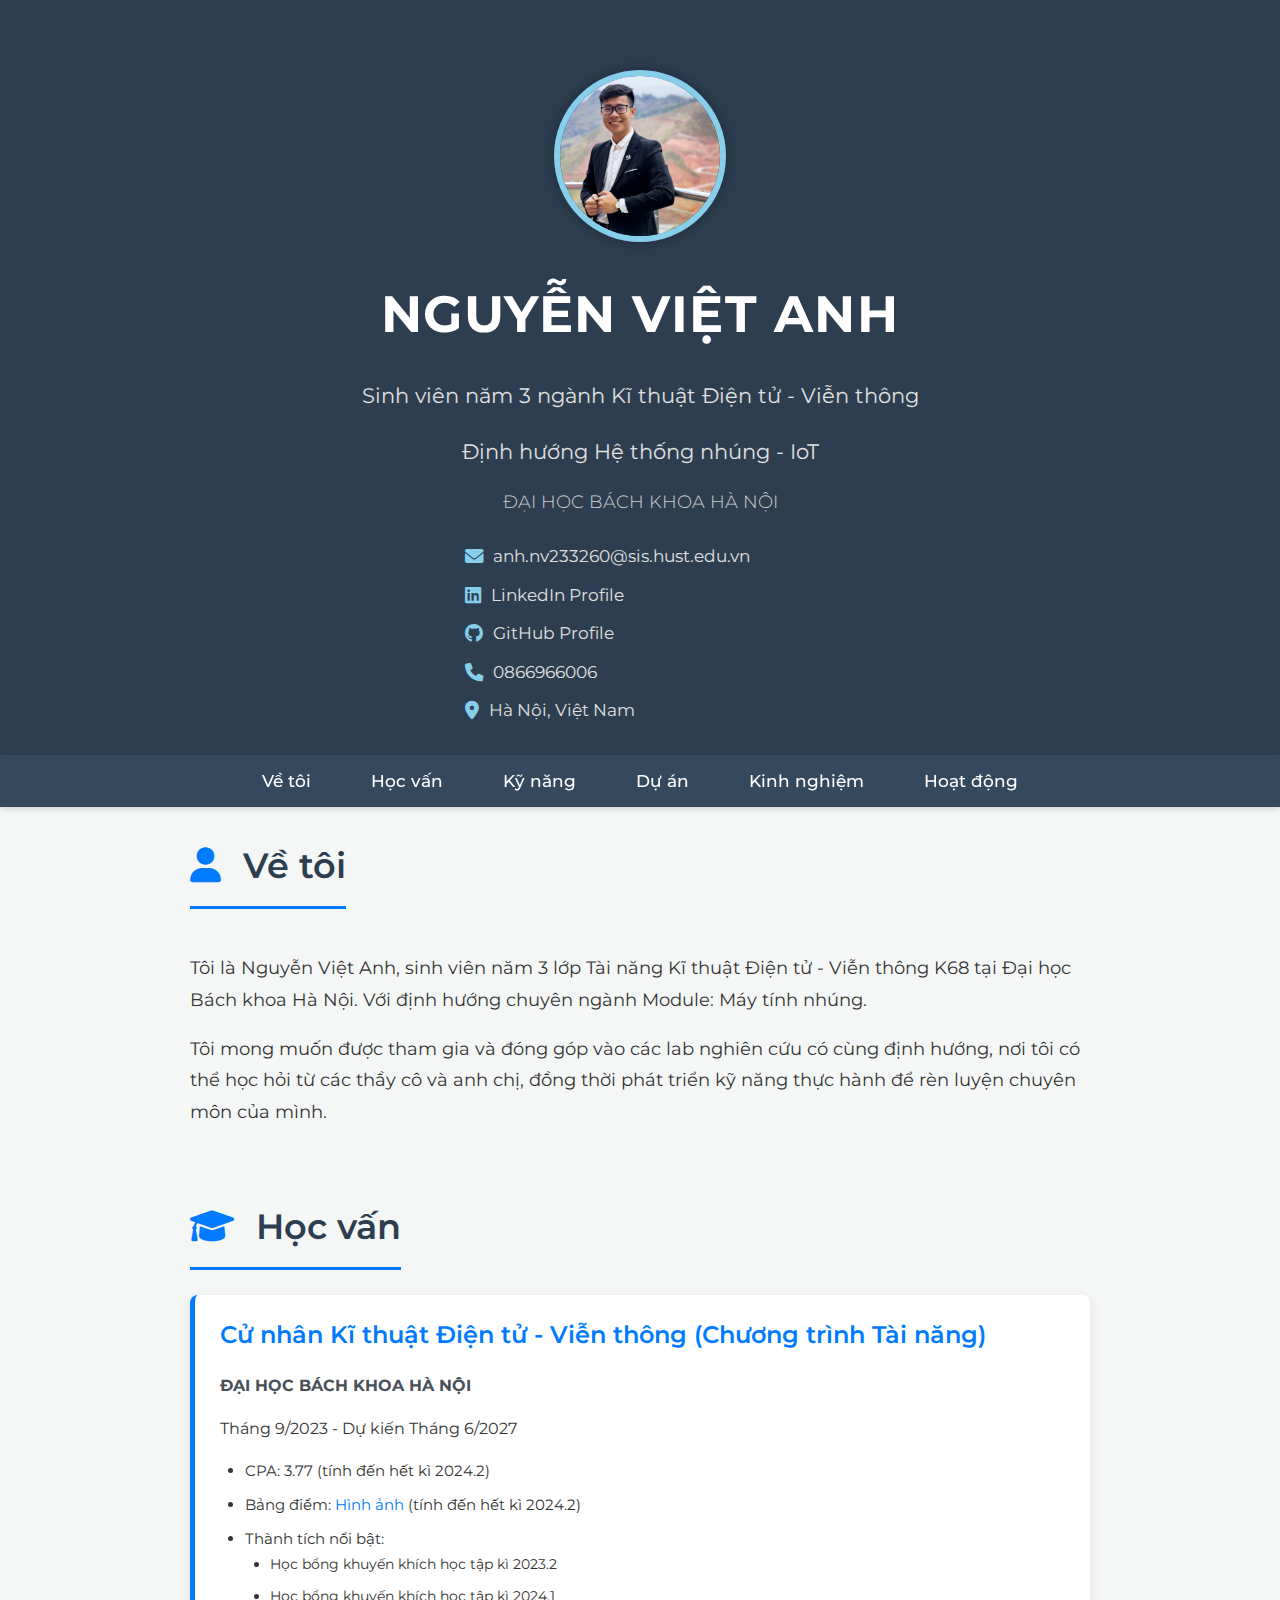
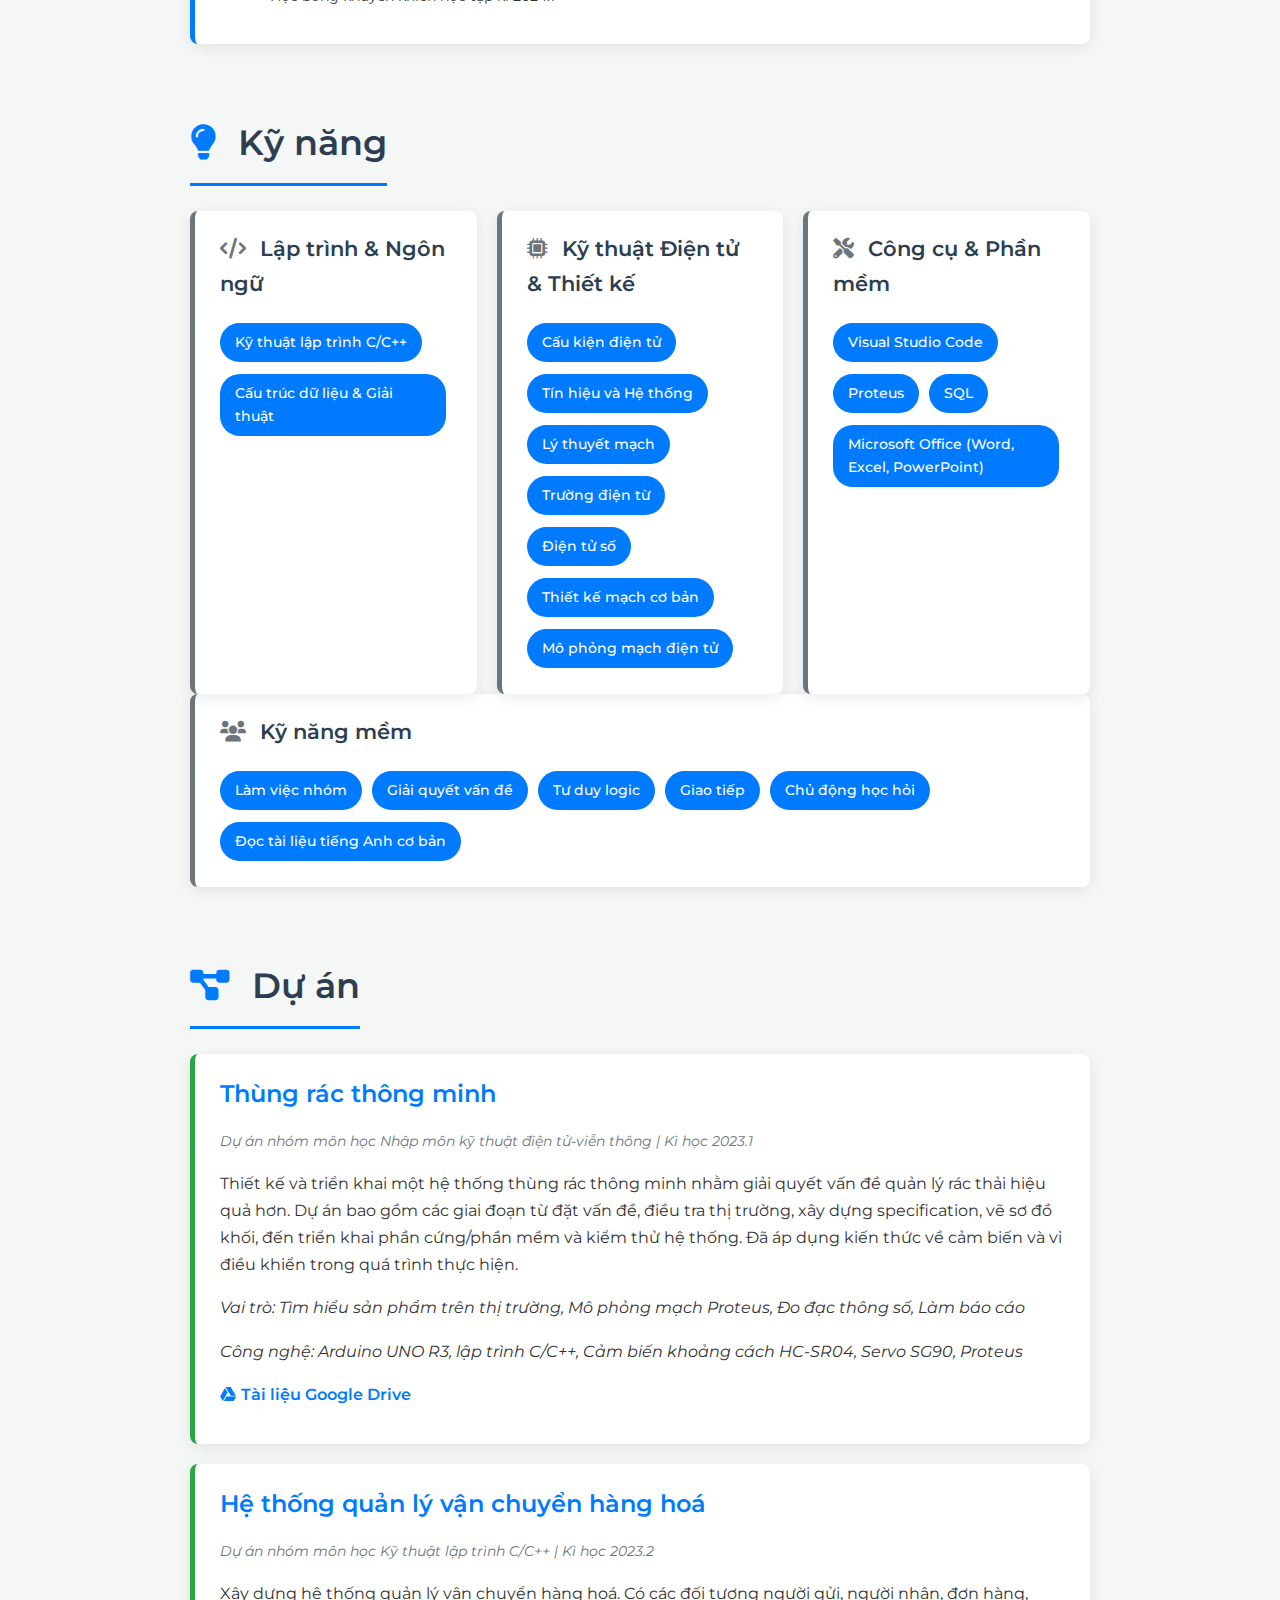
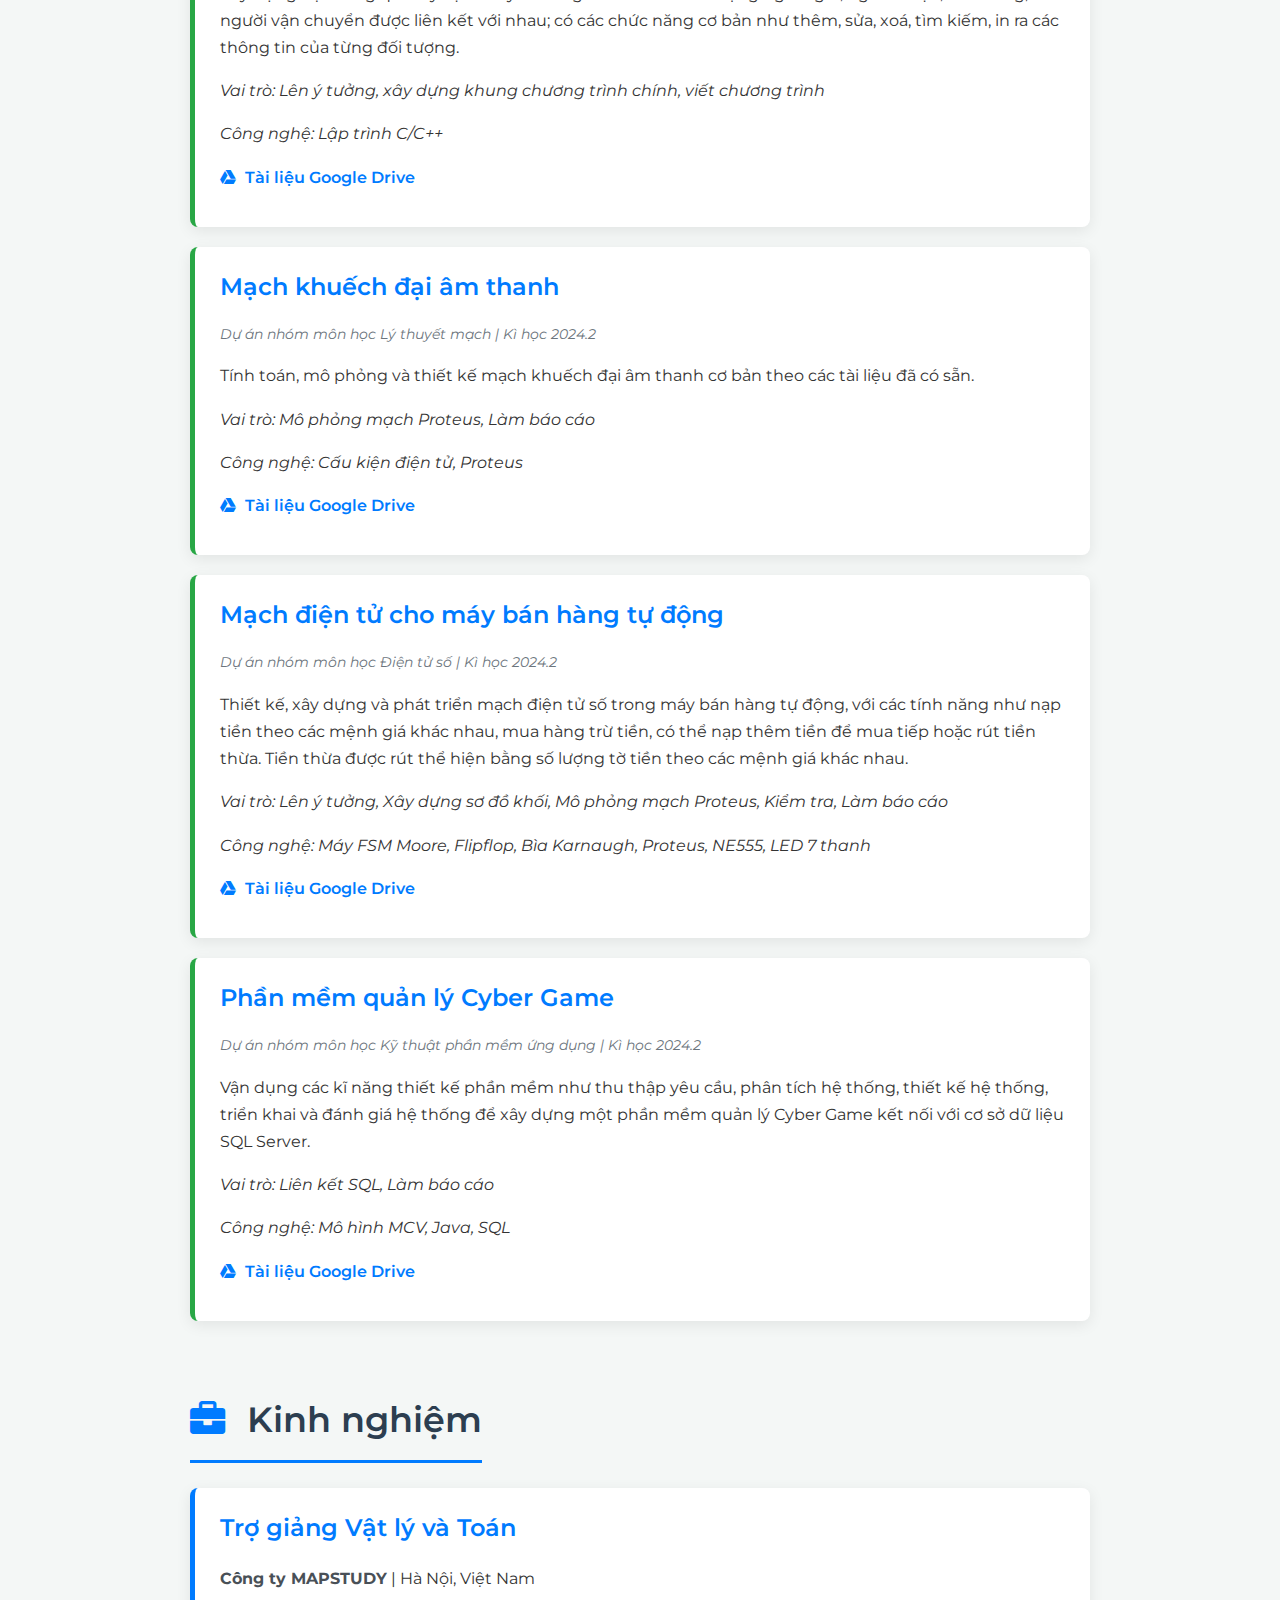
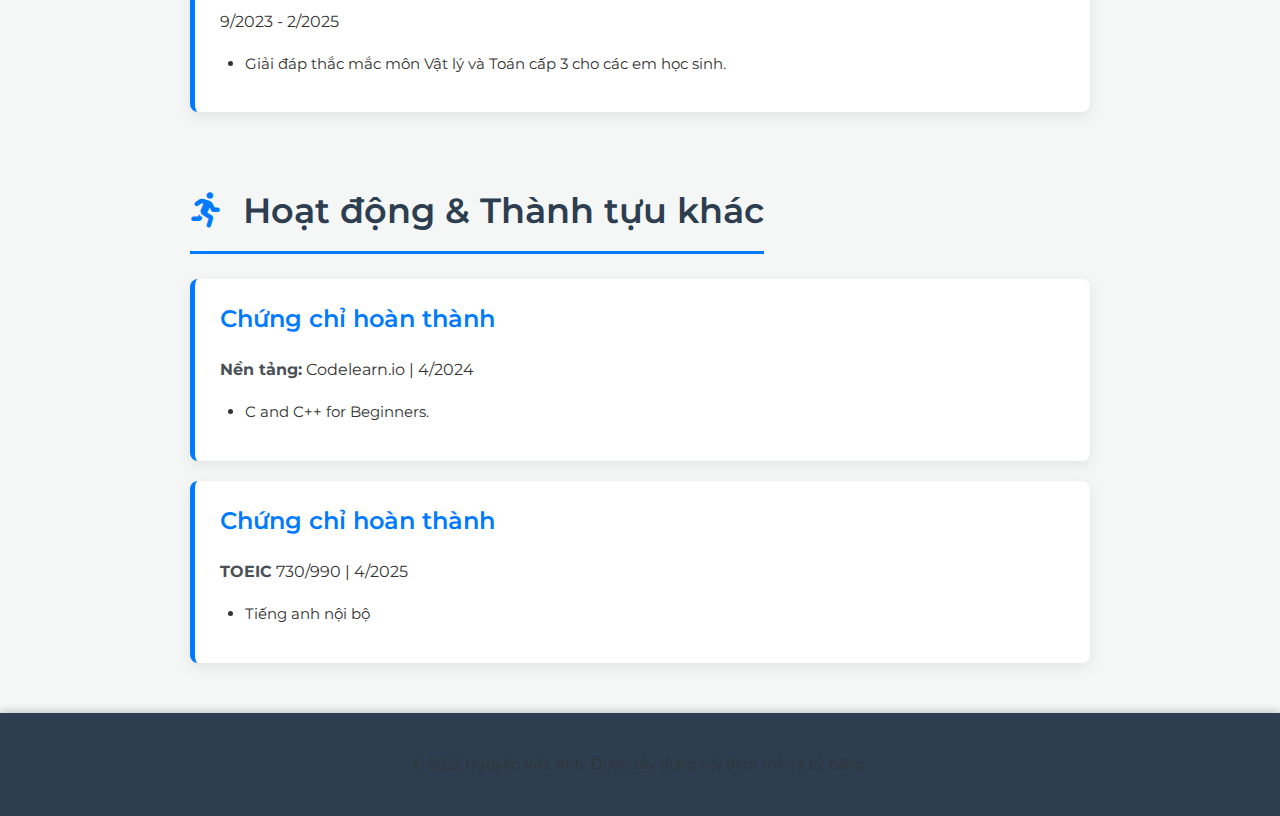
<file: index.html>
<!DOCTYPE html>

<head>
    <link rel="stylesheet" href="style.css">
</head>

<html lang="vi">
<head>
    <meta charset="UTF-8">
    <meta name="viewport" content="width=device-width, initial-scale=1.0">
    <title>Nguyễn Việt Anh - CV </title>
    <link rel="stylesheet" href="style.css">
    <link rel="icon" href="favicon.ico" type="image/x-icon">
    <link rel="stylesheet" href="https://cdnjs.cloudflare.com/ajax/libs/font-awesome/6.0.0-beta3/css/all.min.css">
    <link href="https://fonts.googleapis.com/css2?family=Montserrat:wght@300;400;500;600;700&display=swap" rel="stylesheet">
</head>
<body>
    <header class="hero-section">
        <div class="container">
            <img src="profile.jpg" alt="Nguyễn Việt Anh" class="profile-photo">

            <h1>Nguyễn Việt Anh</h1>
            <p class="tagline">Sinh viên năm 3 ngành Kĩ thuật Điện tử - Viễn thông</p>
            <p class="tagline">Định hướng Hệ thống nhúng - IoT</p>
            <p class="university">ĐẠI HỌC BÁCH KHOA HÀ NỘI</p>

            <div class="contact-info">
                <div class="contact-item">
                    <i class="fas fa-envelope"></i>
                    <a href="mailto:anh.nv233260@sis.hust.edu.vn">anh.nv233260@sis.hust.edu.vn</a>
                </div>
                <div class="contact-item">
                    <i class="fab fa-linkedin"></i>
                    <a href="https://www.linkedin.com/in/nguyen-viet-anh-15b46629b/" target="_blank">LinkedIn Profile</a>
                </div>
                <div class="contact-item">
                    <i class="fab fa-github"></i>
                    <a href="https://github.com/vietcuber" target="_blank">GitHub Profile</a>
                </div>
                <div class="contact-item">
                    <i class="fas fa-phone"></i>
                    <span>0866966006</span> </div>
                <div class="contact-item">
                    <i class="fas fa-map-marker-alt"></i>
                    <span>Hà Nội, Việt Nam</span>
                </div>
            </div>
    </header>

    <nav class="navbar">
        <div class="container">
            <ul>
                <li><a href="#about">Về tôi</a></li>
                <li><a href="#education">Học vấn</a></li>
                <li><a href="#skills">Kỹ năng</a></li>
                <li><a href="#projects">Dự án</a></li>
                <li><a href="#experience">Kinh nghiệm</a></li>
                <li><a href="#activities">Hoạt động</a></li>
            </ul>
        </div>
    </nav>

    <main class="container">

        <section id="about">
            <h2><i class="fas fa-user"></i> Về tôi</h2>
            <p>Tôi là Nguyễn Việt Anh, sinh viên năm 3 lớp Tài năng Kĩ thuật Điện tử - Viễn thông K68 tại Đại học Bách khoa Hà Nội. Với định hướng chuyên ngành Module: Máy tính nhúng.</p>
            <p>Tôi mong muốn được tham gia và đóng góp vào các lab nghiên cứu có cùng định hướng, nơi tôi có thể học hỏi từ các thầy cô và anh chị, đồng thời phát triển kỹ năng thực hành để rèn luyện chuyên môn của mình.</p>
        </section>

        <section id="education">
            <h2><i class="fas fa-graduation-cap"></i> Học vấn</h2>
            <div class="edu-item card">
                <h3>Cử nhân Kĩ thuật Điện tử - Viễn thông (Chương trình Tài năng)</h3>
                <p><strong>ĐẠI HỌC BÁCH KHOA HÀ NỘI</strong></p>
                <p>Tháng 9/2023 - Dự kiến Tháng 6/2027</p>
                <ul>
                    <li>CPA: 3.77 (tính đến hết kì 2024.2)</li>
                    <li>Bảng điểm: <a href="https://drive.google.com/file/d/1ggQd40P-xQzqw4WB6xdkLJQe4uM1EV7y/view?usp=sharing" target="_blank">Hình ảnh</a> (tính đến hết kì 2024.2)</li>
                    <li>Thành tích nổi bật:
                        <ul>
                            <li>Học bổng khuyến khích học tập kì 2023.2</li>
                            <li>Học bổng khuyến khích học tập kì 2024.1</li>
                        </ul>
                    </li>
                </ul>
            </div>
            </section>

        <section id="skills">
            <h2><i class="fas fa-lightbulb"></i> Kỹ năng</h2>
            <div class="skills-grid">
                <div class="skills-category card">
                    <h3><i class="fas fa-code"></i> Lập trình & Ngôn ngữ</h3>
                    <span class="skill-tag">Kỹ thuật lập trình C/C++</span>
                    <span class="skill-tag">Cấu trúc dữ liệu & Giải thuật</span>
                </div>

                <div class="skills-category card">
                    <h3><i class="fas fa-microchip"></i> Kỹ thuật Điện tử & Thiết kế</h3>
                    <span class="skill-tag">Cấu kiện điện tử</span>
                    <span class="skill-tag">Tín hiệu và Hệ thống</span>
                    <span class="skill-tag">Lý thuyết mạch</span>
                    <span class="skill-tag">Trường điện từ</span>
                    <span class="skill-tag">Điện tử số</span>
                    <span class="skill-tag">Thiết kế mạch cơ bản</span>
                    <span class="skill-tag">Mô phỏng mạch điện tử</span>
                </div>

                <div class="skills-category card">
                    <h3><i class="fas fa-tools"></i> Công cụ & Phần mềm</h3>
                    <span class="skill-tag">Visual Studio Code</span>
                    <span class="skill-tag">Proteus</span>
                    <span class="skill-tag">SQL</span>
                    <span class="skill-tag">Microsoft Office (Word, Excel, PowerPoint)</span> </div>

                </div>
                <div class="skills-category card">
                    <h3><i class="fas fa-users"></i> Kỹ năng mềm</h3>
                    <span class="skill-tag">Làm việc nhóm</span>
                    <span class="skill-tag">Giải quyết vấn đề</span>
                    <span class="skill-tag">Tư duy logic</span>
                    <span class="skill-tag">Giao tiếp</span>
                    <span class="skill-tag">Chủ động học hỏi</span>
                    <span class="skill-tag">Đọc tài liệu tiếng Anh cơ bản</span>
                </div>
            </div>
        </section>

        <section id="projects">
            <h2><i class="fas fa-project-diagram"></i> Dự án</h2>

            <div class="project-item card">
                <h3>Thùng rác thông minh</h3>
                <p class="project-meta">Dự án nhóm môn học Nhập môn kỹ thuật điện tử-viễn thông
                    | Kì học 2023.1</p>
                <p>Thiết kế và triển khai một hệ thống thùng rác thông minh nhằm giải quyết vấn đề quản lý rác thải hiệu quả hơn. Dự án bao gồm các giai đoạn từ đặt vấn đề, điều tra thị trường, xây dựng specification, vẽ sơ đồ khối, đến triển khai phần cứng/phần mềm và kiểm thử hệ thống. Đã áp dụng kiến thức về cảm biến và vi điều khiển trong quá trình thực hiện.</p>
                <p><em>Vai trò: Tìm hiểu sản phẩm trên thị trường, Mô phỏng mạch Proteus, Đo đạc thông số, Làm báo cáo</em></p>
                <p><em>Công nghệ: Arduino UNO R3, lập trình C/C++, Cảm biến khoảng cách HC-SR04, Servo SG90, Proteus</em></p>
                <p class="project-links">
                    <a href="https://drive.google.com/drive/folders/1_pQZQ7mH5ML22K8BKiI68hflrxF00cb8?usp=sharing" target="_blank"><i class="fab fa-google-drive"></i>Tài liệu Google Drive</a>
                    </p>
            </div>

            <div class="project-item card">
                <h3>Hệ thống quản lý vận chuyển hàng hoá</h3>
                <p class="project-meta">Dự án nhóm môn học Kỹ thuật lập trình C/C++ | Kì học 2023.2</p>
                <p>Xây dựng hệ thống quản lý vận chuyển hàng hoá. Có các đối tượng người gửi, người nhận, đơn hàng, người vận chuyển được liên kết với nhau; có các chức năng cơ bản như thêm, sửa, xoá, tìm kiếm, in ra các thông tin của từng đối tượng.</p>
                <p><em>Vai trò: Lên ý tưởng, xây dựng khung chương trình chính, viết chương trình</em></p>
                <p><em>Công nghệ: Lập trình C/C++</em></p>
                <p class="project-links">
                    <a href="https://drive.google.com/drive/folders/1UtelwRBMA0aDEyQxz1bWKlzHM659IDPg?usp=sharing" target="_blank"><i class="fab fa-google-drive"></i> Tài liệu Google Drive</a>
                </p>
            </div>

            <div class="project-item card">
                <h3>Mạch khuếch đại âm thanh</h3>
                <p class="project-meta">Dự án nhóm môn học Lý thuyết mạch
                    | Kì học 2024.2</p>
                <p>Tính toán, mô phỏng và thiết kế mạch khuếch đại âm thanh cơ bản theo các tài liệu đã có sẵn.</p>
                <p><em>Vai trò: Mô phỏng mạch Proteus, Làm báo cáo</em></p>
                <p><em>Công nghệ: Cấu kiện điện tử, Proteus</em></p>
                <p class="project-links">
                    <a href="https://drive.google.com/drive/folders/1jad0iDmvs5YIt2x-C1nXB8A_g2bVlPiX?usp=sharing" target="_blank"><i class="fab fa-google-drive"></i> Tài liệu Google Drive</a>
                </p>
            </div>

            <div class="project-item card">
                <h3>Mạch điện tử cho máy bán hàng tự động</h3>
                <p class="project-meta">Dự án nhóm môn học Điện tử số
                    | Kì học 2024.2</p>
                <p>Thiết kế, xây dựng và phát triển mạch điện tử số trong máy bán hàng tự động, với các tính năng như nạp tiền theo các mệnh giá khác nhau, mua hàng trừ tiền, có thể nạp thêm tiền để mua tiếp hoặc rút tiền thừa. Tiền thừa được rút thể hiện bằng số lượng tờ tiền theo các mệnh giá khác nhau.</p>
                <p><em>Vai trò: Lên ý tưởng, Xây dựng sơ đồ khối, Mô phỏng mạch Proteus, Kiểm tra, Làm báo cáo</em></p>
                <p><em>Công nghệ: Máy FSM Moore, Flipflop, Bìa Karnaugh, Proteus, NE555, LED 7 thanh</em></p>
                <p class="project-links">
                    <a href="https://drive.google.com/drive/folders/1VgGkHnkEylO0sPpICK6S83xs8yUwIWwH?usp=sharing" target="_blank"><i class="fab fa-google-drive"></i> Tài liệu Google Drive</a>
                </p>
            </div>

            <div class="project-item card">
                <h3>Phần mềm quản lý Cyber Game</h3>
                <p class="project-meta">Dự án nhóm môn học Kỹ thuật phần mềm ứng dụng
                    | Kì học 2024.2</p>
                <p>Vận dụng các kĩ năng thiết kế phần mềm như thu thập yêu cầu, phân tích hệ thống, thiết kế hệ thống, triển khai và đánh giá hệ thống để xây dựng một phần mềm quản lý Cyber Game kết nối với cơ sở dữ liệu SQL Server.</p>
                <p><em>Vai trò: Liên kết SQL, Làm báo cáo</em></p>
                <p><em>Công nghệ: Mô hình MCV, Java, SQL</em></p>
                <p class="project-links">
                    <a href="https://drive.google.com/drive/folders/1xWCxFsDlS18hnljAdB4L19LCoMB1KVCS?usp=sharing" target="_blank"><i class="fab fa-google-drive"></i> Tài liệu Google Drive</a>
                </p>
            </div>

            </section>

        <section id="experience">
            <h2><i class="fas fa-briefcase"></i> Kinh nghiệm</h2>

            <div class="exp-item card">
                <h3>Trợ giảng Vật lý và Toán</h3>
                <p><strong>Công ty MAPSTUDY</strong> | Hà Nội, Việt Nam</p>
                <p>9/2023 - 2/2025</p>
                <ul>
                    <li>Giải đáp thắc mắc môn Vật lý và Toán cấp 3 cho các em học sinh.</li>
                </ul>
            </div>

            </section>

        <section id="activities">
            <h2><i class="fas fa-running"></i> Hoạt động & Thành tựu khác</h2>

            <div class="activity-item card">
                <h3>Chứng chỉ hoàn thành</h3>
                <p><strong>Nền tảng:</strong> Codelearn.io | 4/2024</p>
                <p>
                    <ul>
                     <li>C and C++ for Beginners.
                        </li>
                    </ul>
                </p>
            </div>

            <div class="activity-item card">
                <h3>Chứng chỉ hoàn thành</h3>
                <p><strong>TOEIC</strong> 730/990 | 4/2025</p>
                <p>
                    <ul>
                     <li>Tiếng anh nội bộ
                        </li>
                    </ul>
                </p>
            </div>
            
        </section>

    </main>

    <footer>
        <div class="container">
            <p>&copy; 2025 Nguyễn Việt Anh. Được xây dựng với đam mê và kỹ năng.</p>
        </div>
    </footer>

    </body>
</html>
</file>
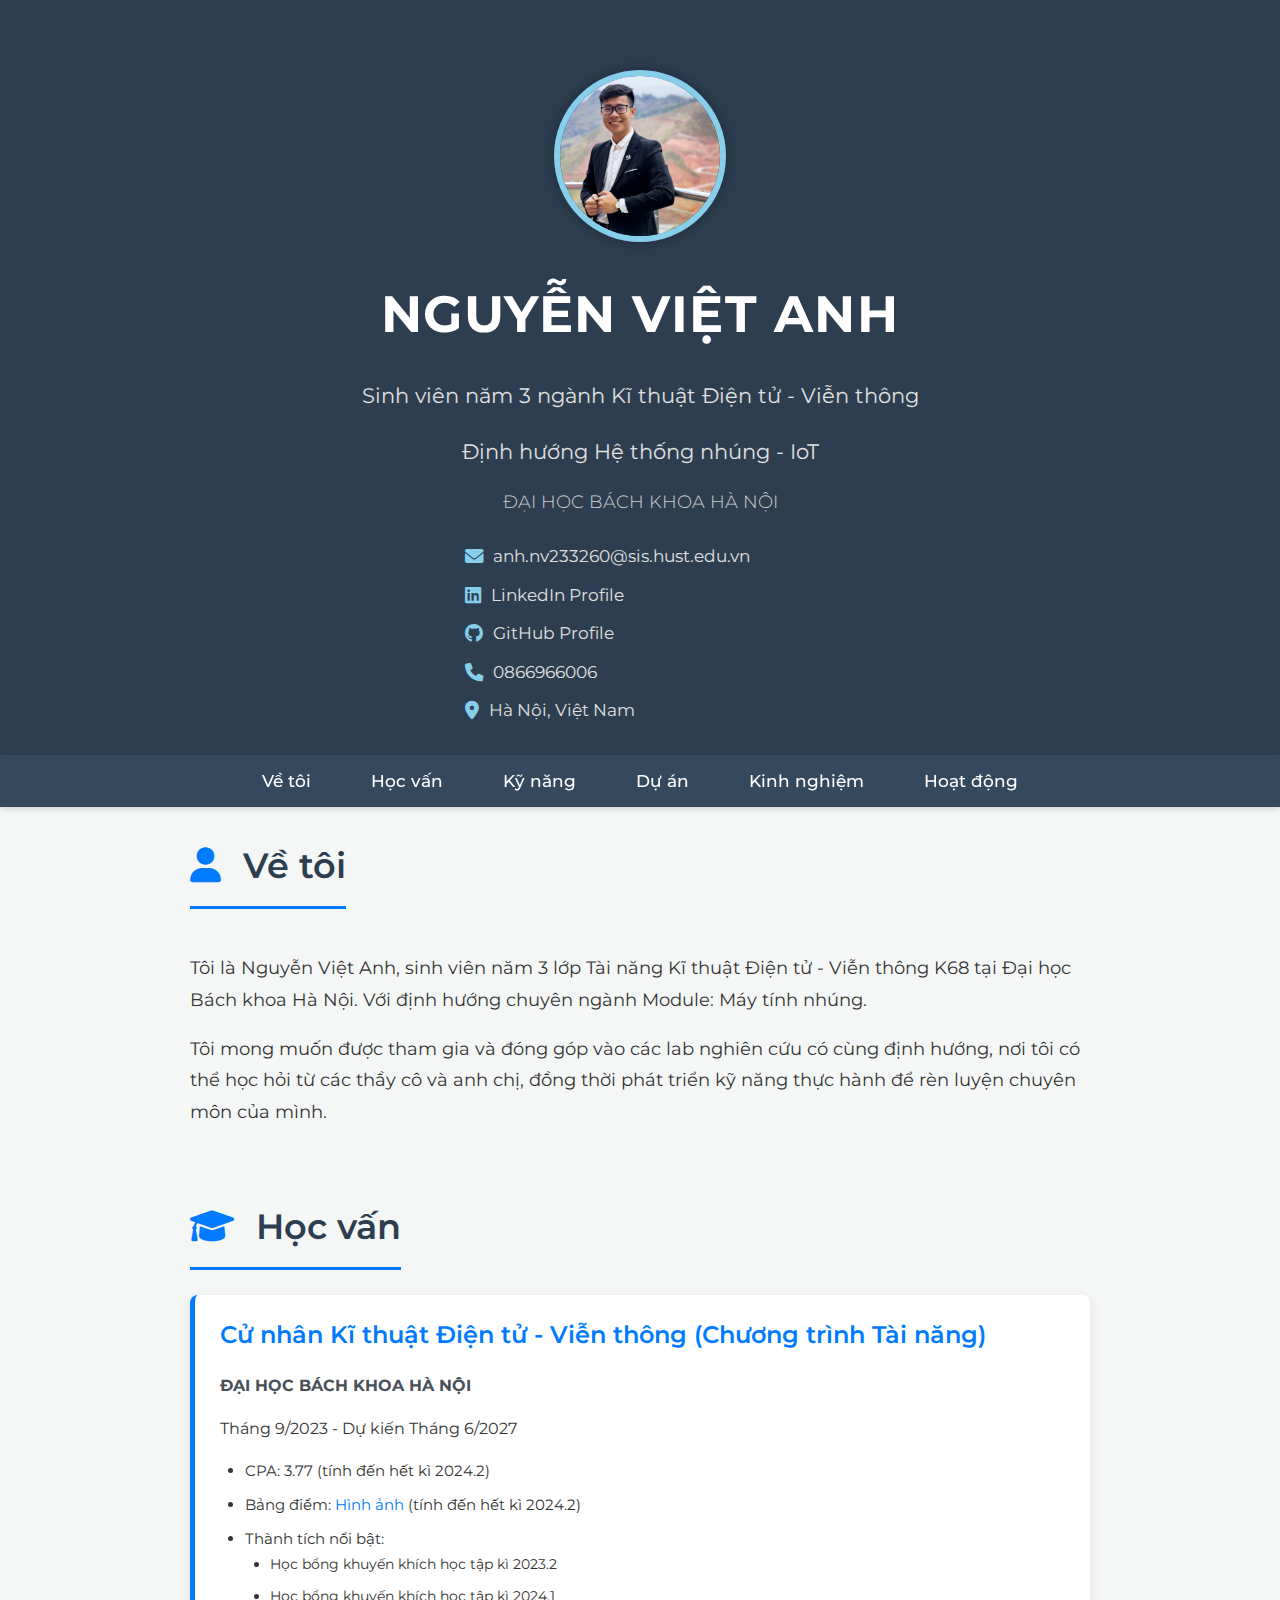
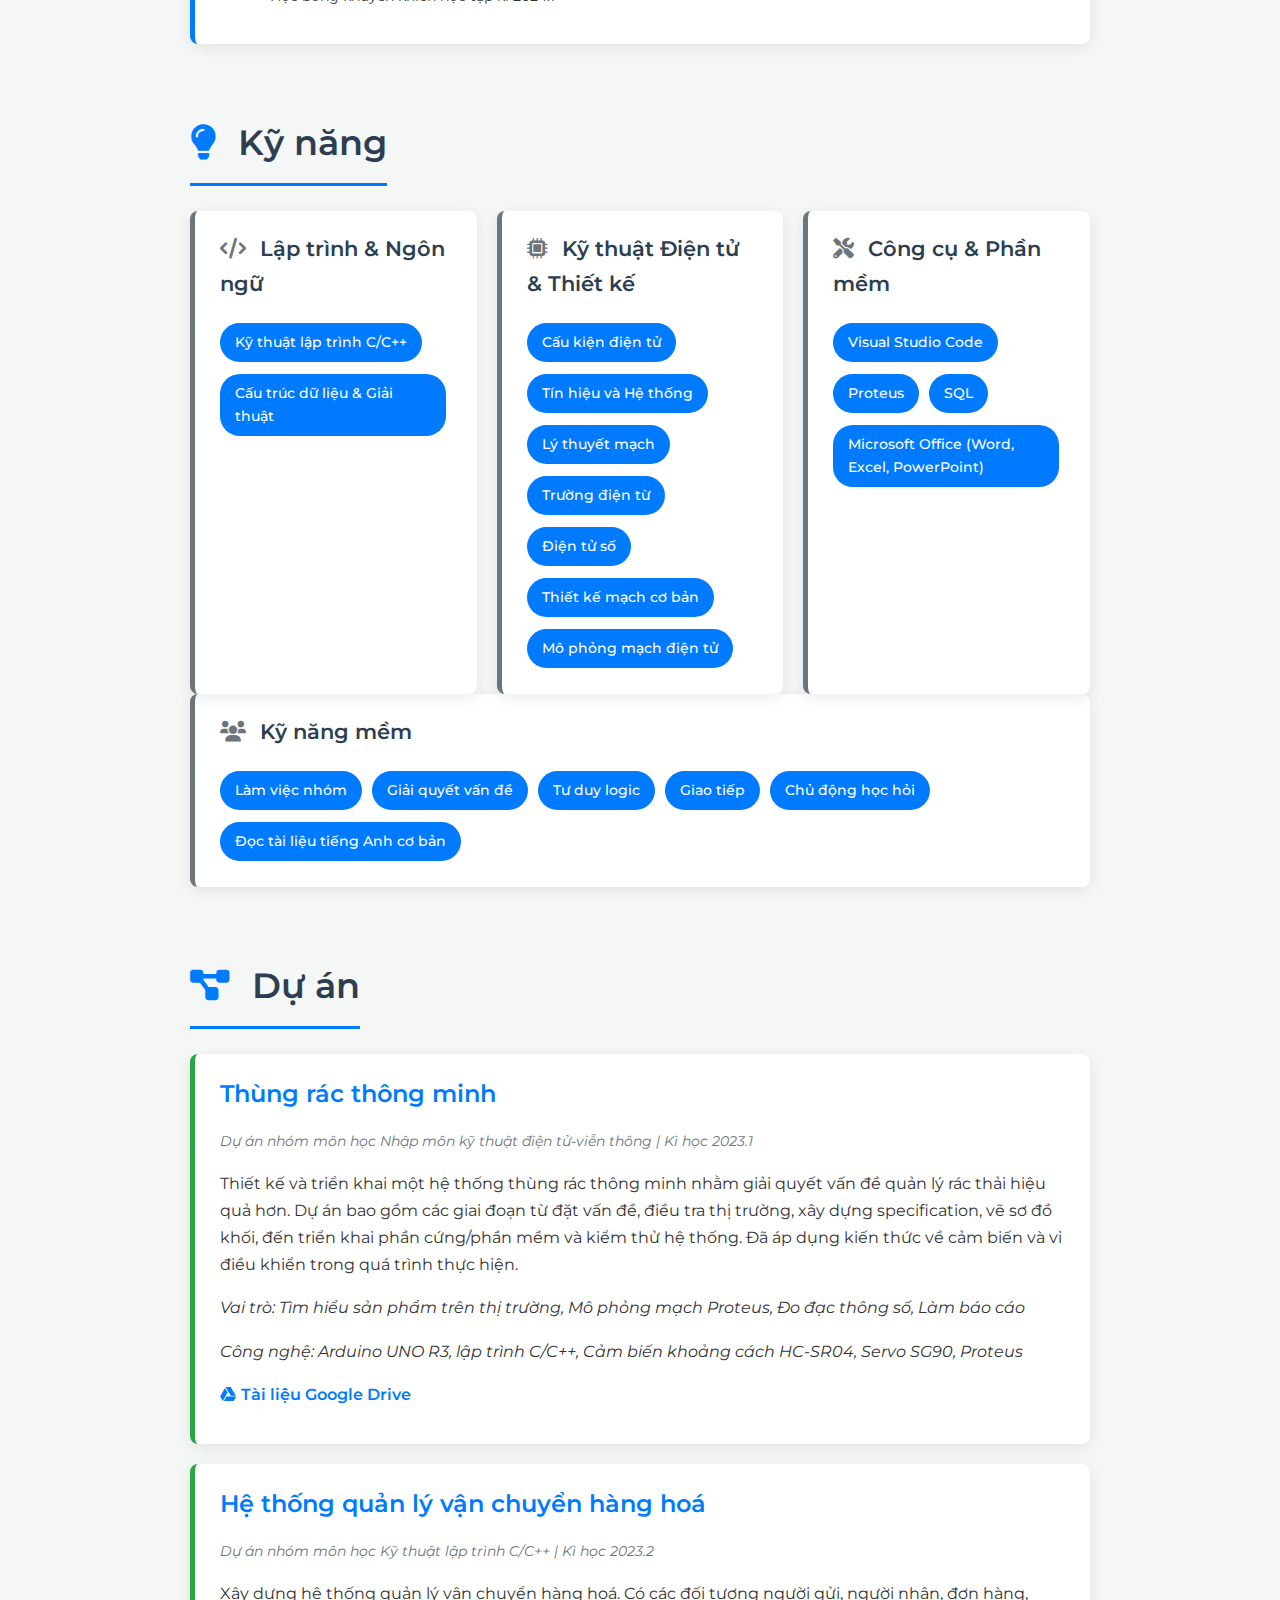
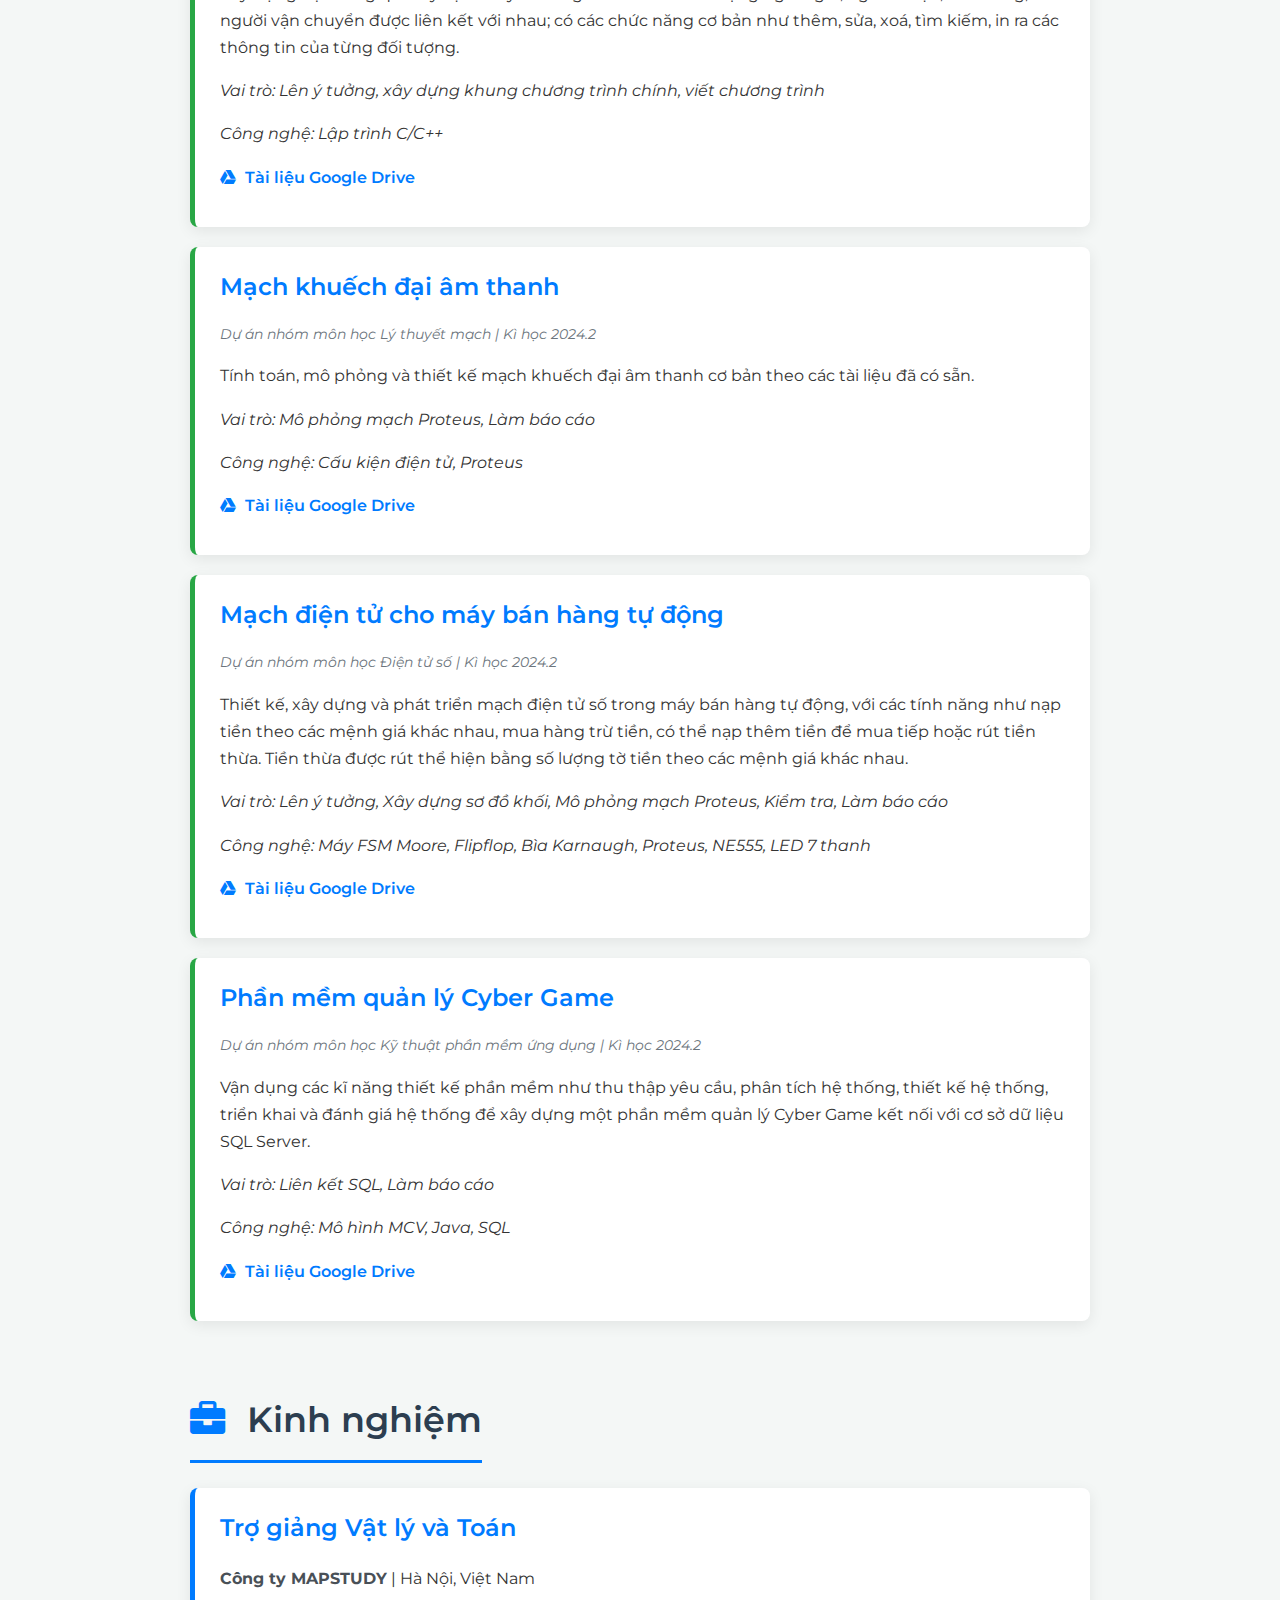
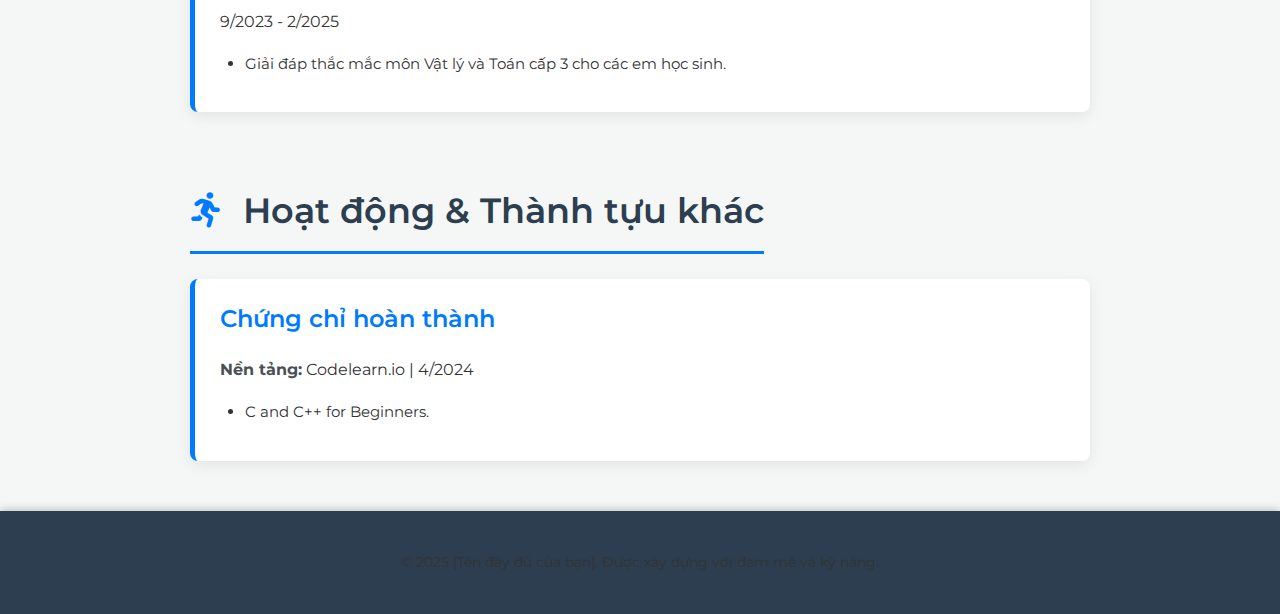
<file: Untitled-1.html>
<!DOCTYPE html>
<html lang="vi">
<head>
    <meta charset="UTF-8">
    <meta name="viewport" content="width=device-width, initial-scale=1.0">
    <title>Nguyễn Việt Anh - CV </title>
    <link rel="stylesheet" href="style.css">
    <link rel="icon" href="favicon.ico" type="image/x-icon">
    <link rel="stylesheet" href="https://cdnjs.cloudflare.com/ajax/libs/font-awesome/6.0.0-beta3/css/all.min.css">
    <link href="https://fonts.googleapis.com/css2?family=Montserrat:wght@300;400;500;600;700&display=swap" rel="stylesheet">
</head>
<body>
    <header class="hero-section">
        <div class="container">
            <img src="profile.jpg" alt="Nguyễn Việt Anh" class="profile-photo">

            <h1>Nguyễn Việt Anh</h1>
            <p class="tagline">Sinh viên năm 3 ngành Kĩ thuật Điện tử - Viễn thông</p>
            <p class="tagline">Định hướng Hệ thống nhúng - IoT</p>
            <p class="university">ĐẠI HỌC BÁCH KHOA HÀ NỘI</p>

            <div class="contact-info">
                <div class="contact-item">
                    <i class="fas fa-envelope"></i>
                    <a href="mailto:anh.nv233260@sis.hust.edu.vn">anh.nv233260@sis.hust.edu.vn</a>
                </div>
                <div class="contact-item">
                    <i class="fab fa-linkedin"></i>
                    <a href="https://www.linkedin.com/in/nguyen-viet-anh-15b46629b/" target="_blank">LinkedIn Profile</a>
                </div>
                <div class="contact-item">
                    <i class="fab fa-github"></i>
                    <a href="https://github.com/vietcuber" target="_blank">GitHub Profile</a>
                </div>
                <div class="contact-item">
                    <i class="fas fa-phone"></i>
                    <span>0866966006</span> </div>
                <div class="contact-item">
                    <i class="fas fa-map-marker-alt"></i>
                    <span>Hà Nội, Việt Nam</span>
                </div>
            </div>
    </header>

    <nav class="navbar">
        <div class="container">
            <ul>
                <li><a href="#about">Về tôi</a></li>
                <li><a href="#education">Học vấn</a></li>
                <li><a href="#skills">Kỹ năng</a></li>
                <li><a href="#projects">Dự án</a></li>
                <li><a href="#experience">Kinh nghiệm</a></li>
                <li><a href="#activities">Hoạt động</a></li>
            </ul>
        </div>
    </nav>

    <main class="container">

        <section id="about">
            <h2><i class="fas fa-user"></i> Về tôi</h2>
            <p>Tôi là Nguyễn Việt Anh, sinh viên năm 3 lớp Tài năng Kĩ thuật Điện tử - Viễn thông K68 tại Đại học Bách khoa Hà Nội. Với định hướng chuyên ngành Module: Máy tính nhúng.</p>
            <p>Tôi mong muốn được tham gia và đóng góp vào các lab nghiên cứu có cùng định hướng, nơi tôi có thể học hỏi từ các thầy cô và anh chị, đồng thời phát triển kỹ năng thực hành để rèn luyện chuyên môn của mình.</p>
        </section>

        <section id="education">
            <h2><i class="fas fa-graduation-cap"></i> Học vấn</h2>
            <div class="edu-item card">
                <h3>Cử nhân Kĩ thuật Điện tử - Viễn thông (Chương trình Tài năng)</h3>
                <p><strong>ĐẠI HỌC BÁCH KHOA HÀ NỘI</strong></p>
                <p>Tháng 9/2023 - Dự kiến Tháng 6/2027</p>
                <ul>
                    <li>CPA: 3.77 (tính đến hết kì 2024.2)</li>
                    <li>Bảng điểm: <a href="https://drive.google.com/file/d/1ggQd40P-xQzqw4WB6xdkLJQe4uM1EV7y/view?usp=sharing" target="_blank">Hình ảnh</a> (tính đến hết kì 2024.2)</li>
                    <li>Thành tích nổi bật:
                        <ul>
                            <li>Học bổng khuyến khích học tập kì 2023.2</li>
                            <li>Học bổng khuyến khích học tập kì 2024.1</li>
                        </ul>
                    </li>
                </ul>
            </div>
            </section>

        <section id="skills">
            <h2><i class="fas fa-lightbulb"></i> Kỹ năng</h2>
            <div class="skills-grid">
                <div class="skills-category card">
                    <h3><i class="fas fa-code"></i> Lập trình & Ngôn ngữ</h3>
                    <span class="skill-tag">Kỹ thuật lập trình C/C++</span>
                    <span class="skill-tag">Cấu trúc dữ liệu & Giải thuật</span>
                </div>

                <div class="skills-category card">
                    <h3><i class="fas fa-microchip"></i> Kỹ thuật Điện tử & Thiết kế</h3>
                    <span class="skill-tag">Cấu kiện điện tử</span>
                    <span class="skill-tag">Tín hiệu và Hệ thống</span>
                    <span class="skill-tag">Lý thuyết mạch</span>
                    <span class="skill-tag">Trường điện từ</span>
                    <span class="skill-tag">Điện tử số</span>
                    <span class="skill-tag">Thiết kế mạch cơ bản</span>
                    <span class="skill-tag">Mô phỏng mạch điện tử</span>
                </div>

                <div class="skills-category card">
                    <h3><i class="fas fa-tools"></i> Công cụ & Phần mềm</h3>
                    <span class="skill-tag">Visual Studio Code</span>
                    <span class="skill-tag">Proteus</span>
                    <span class="skill-tag">SQL</span>
                    <span class="skill-tag">Microsoft Office (Word, Excel, PowerPoint)</span> </div>

                </div>
                <div class="skills-category card">
                    <h3><i class="fas fa-users"></i> Kỹ năng mềm</h3>
                    <span class="skill-tag">Làm việc nhóm</span>
                    <span class="skill-tag">Giải quyết vấn đề</span>
                    <span class="skill-tag">Tư duy logic</span>
                    <span class="skill-tag">Giao tiếp</span>
                    <span class="skill-tag">Chủ động học hỏi</span>
                    <span class="skill-tag">Đọc tài liệu tiếng Anh cơ bản</span>
                </div>
            </div>
        </section>

        <section id="projects">
            <h2><i class="fas fa-project-diagram"></i> Dự án</h2>

            <div class="project-item card">
                <h3>Thùng rác thông minh</h3>
                <p class="project-meta">Dự án nhóm môn học Nhập môn kỹ thuật điện tử-viễn thông
                    | Kì học 2023.1</p>
                <p>Thiết kế và triển khai một hệ thống thùng rác thông minh nhằm giải quyết vấn đề quản lý rác thải hiệu quả hơn. Dự án bao gồm các giai đoạn từ đặt vấn đề, điều tra thị trường, xây dựng specification, vẽ sơ đồ khối, đến triển khai phần cứng/phần mềm và kiểm thử hệ thống. Đã áp dụng kiến thức về cảm biến và vi điều khiển trong quá trình thực hiện.</p>
                <p><em>Vai trò: Tìm hiểu sản phẩm trên thị trường, Mô phỏng mạch Proteus, Đo đạc thông số, Làm báo cáo</em></p>
                <p><em>Công nghệ: Arduino UNO R3, lập trình C/C++, Cảm biến khoảng cách HC-SR04, Servo SG90, Proteus</em></p>
                <p class="project-links">
                    <a href="https://drive.google.com/drive/folders/1_pQZQ7mH5ML22K8BKiI68hflrxF00cb8?usp=sharing" target="_blank"><i class="fab fa-google-drive"></i>Tài liệu Google Drive</a>
                    </p>
            </div>

            <div class="project-item card">
                <h3>Hệ thống quản lý vận chuyển hàng hoá</h3>
                <p class="project-meta">Dự án nhóm môn học Kỹ thuật lập trình C/C++ | Kì học 2023.2</p>
                <p>Xây dựng hệ thống quản lý vận chuyển hàng hoá. Có các đối tượng người gửi, người nhận, đơn hàng, người vận chuyển được liên kết với nhau; có các chức năng cơ bản như thêm, sửa, xoá, tìm kiếm, in ra các thông tin của từng đối tượng.</p>
                <p><em>Vai trò: Lên ý tưởng, xây dựng khung chương trình chính, viết chương trình</em></p>
                <p><em>Công nghệ: Lập trình C/C++</em></p>
                <p class="project-links">
                    <a href="https://drive.google.com/drive/folders/1UtelwRBMA0aDEyQxz1bWKlzHM659IDPg?usp=sharing" target="_blank"><i class="fab fa-google-drive"></i> Tài liệu Google Drive</a>
                </p>
            </div>

            <div class="project-item card">
                <h3>Mạch khuếch đại âm thanh</h3>
                <p class="project-meta">Dự án nhóm môn học Lý thuyết mạch
                    | Kì học 2024.2</p>
                <p>Tính toán, mô phỏng và thiết kế mạch khuếch đại âm thanh cơ bản theo các tài liệu đã có sẵn.</p>
                <p><em>Vai trò: Mô phỏng mạch Proteus, Làm báo cáo</em></p>
                <p><em>Công nghệ: Cấu kiện điện tử, Proteus</em></p>
                <p class="project-links">
                    <a href="https://drive.google.com/drive/folders/1jad0iDmvs5YIt2x-C1nXB8A_g2bVlPiX?usp=sharing" target="_blank"><i class="fab fa-google-drive"></i> Tài liệu Google Drive</a>
                </p>
            </div>

            <div class="project-item card">
                <h3>Mạch điện tử cho máy bán hàng tự động</h3>
                <p class="project-meta">Dự án nhóm môn học Điện tử số
                    | Kì học 2024.2</p>
                <p>Thiết kế, xây dựng và phát triển mạch điện tử số trong máy bán hàng tự động, với các tính năng như nạp tiền theo các mệnh giá khác nhau, mua hàng trừ tiền, có thể nạp thêm tiền để mua tiếp hoặc rút tiền thừa. Tiền thừa được rút thể hiện bằng số lượng tờ tiền theo các mệnh giá khác nhau.</p>
                <p><em>Vai trò: Lên ý tưởng, Xây dựng sơ đồ khối, Mô phỏng mạch Proteus, Kiểm tra, Làm báo cáo</em></p>
                <p><em>Công nghệ: Máy FSM Moore, Flipflop, Bìa Karnaugh, Proteus, NE555, LED 7 thanh</em></p>
                <p class="project-links">
                    <a href="https://drive.google.com/drive/folders/1VgGkHnkEylO0sPpICK6S83xs8yUwIWwH?usp=sharing" target="_blank"><i class="fab fa-google-drive"></i> Tài liệu Google Drive</a>
                </p>
            </div>

            <div class="project-item card">
                <h3>Phần mềm quản lý Cyber Game</h3>
                <p class="project-meta">Dự án nhóm môn học Kỹ thuật phần mềm ứng dụng
                    | Kì học 2024.2</p>
                <p>Vận dụng các kĩ năng thiết kế phần mềm như thu thập yêu cầu, phân tích hệ thống, thiết kế hệ thống, triển khai và đánh giá hệ thống để xây dựng một phần mềm quản lý Cyber Game kết nối với cơ sở dữ liệu SQL Server.</p>
                <p><em>Vai trò: Liên kết SQL, Làm báo cáo</em></p>
                <p><em>Công nghệ: Mô hình MCV, Java, SQL</em></p>
                <p class="project-links">
                    <a href="https://drive.google.com/drive/folders/1xWCxFsDlS18hnljAdB4L19LCoMB1KVCS?usp=sharing" target="_blank"><i class="fab fa-google-drive"></i> Tài liệu Google Drive</a>
                </p>
            </div>

            </section>

        <section id="experience">
            <h2><i class="fas fa-briefcase"></i> Kinh nghiệm</h2>

            <div class="exp-item card">
                <h3>Trợ giảng Vật lý và Toán</h3>
                <p><strong>Công ty MAPSTUDY</strong> | Hà Nội, Việt Nam</p>
                <p>9/2023 - 2/2025</p>
                <ul>
                    <li>Giải đáp thắc mắc môn Vật lý và Toán cấp 3 cho các em học sinh.</li>
                </ul>
            </div>

            </section>

        <section id="activities">
            <h2><i class="fas fa-running"></i> Hoạt động & Thành tựu khác</h2>

            <div class="activity-item card">
                <h3>Chứng chỉ hoàn thành</h3>
                <p><strong>Nền tảng:</strong> Codelearn.io | 4/2024</p>
                <p>
                    <ul>
                     <li>C and C++ for Beginners.
                        </li>
                    </ul>
                </p>
            </div>
        </section>

    </main>

    <footer>
        <div class="container">
            <p>&copy; 2025 [Tên đầy đủ của bạn]. Được xây dựng với đam mê và kỹ năng.</p>
        </div>
    </footer>

    </body>
</html>
</file>
<file: style.css>
/* Thiết lập font chữ, màu sắc cơ bản cho toàn bộ trang */
body {
    font-family: 'Montserrat', sans-serif; /* Sử dụng Montserrat làm font chính */
    margin: 0;
    padding: 0;
    background-color: #f4f7f6; /* Nền xám nhạt */
    color: #333;
    line-height: 1.7; /* Tăng chiều cao dòng cho dễ đọc */
    scroll-behavior: smooth; /* Cuộn mượt khi nhấp vào liên kết điều hướng */
}

/* Kiểu dáng chung cho các heading */
h1, h2, h3, h4, h5, h6 {
    font-family: 'Montserrat', sans-serif;
    font-weight: 600; /* Làm đậm hơn cho tiêu đề */
    color: #2c3e50; /* Màu tiêu đề đậm */
}

/* Kiểu dáng chung cho đoạn văn bản, danh sách */
p, ul, li, span {
    font-family: 'Montserrat', sans-serif;
    font-weight: 400; /* Font weight bình thường cho văn bản */
    color: #333; /* Màu chữ mặc định */
}


.container {
    max-width: 900px; /* Chiều rộng tối đa của nội dung */
    margin: 0 auto; /* Căn giữa */
    padding: 0 20px; /* Khoảng đệm hai bên */
}

/* Các kiểu dáng chung cho card/box nội dung */
.card {
    background-color: #ffffff;
    border-radius: 8px;
    box-shadow: 0 4px 15px rgba(0, 0, 0, 0.08);
    padding: 25px;
    margin-bottom: 25px;
    transition: transform 0.3s ease, box-shadow 0.3s ease;
}

.card:hover {
    transform: translateY(-5px); /* Hiệu ứng nâng nhẹ khi di chuột */
    box-shadow: 0 8px 25px rgba(0, 0, 0, 0.15);
}

/* Kiểu dáng liên kết chung */
a {
    color: #007bff; /* Màu xanh dương cho liên kết */
    text-decoration: none;
    transition: color 0.3s ease;
}

a:hover {
    color: #0056b3; /* Màu xanh đậm hơn khi di chuột */
    text-decoration: underline;
}

/* PHẦN ĐẦU TRANG */
.hero-section {
    background-color: #2c3e50; /* Xám xanh đậm */
    color: #ffffff;
    padding: 70px 0 30px; /* Điều chỉnh padding trên dưới */
    text-align: center;
    box-shadow: 0 4px 10px rgba(0, 0, 0, 0.2);
    position: relative;
    z-index: 1; /* Đảm bảo nằm trên các phần khác */
}

.profile-photo {
    width: 160px;
    height: 160px;
    border-radius: 50%; /* Ảnh tròn */
    border: 6px solid #87ceeb; /* Viền màu xanh nhạt */
    object-fit: cover; /* Đảm bảo ảnh vừa khung */
    margin-bottom: 20px;
    box-shadow: 0 0 15px rgba(0, 0, 0, 0.3);
}

.hero-section h1 {
    margin: 0 0 8px;
    font-size: 3.2em; /* Kích thước tên */
    font-weight: 700;
    text-transform: uppercase;
    letter-spacing: 1.5px;
    color: #ffffff; /* Đảm bảo tên màu trắng */
}

.tagline {
    font-size: 1.3em;
    font-weight: 400;
    margin-bottom: 10px;
    color: #e0e0e0;
}

.university {
    font-size: 1.1em;
    font-weight: 300;
    margin-bottom: 25px;
    color: #d0d0d0;
    text-transform: uppercase; /* Chữ hoa cho tên trường */
}

/* Kiểu dáng cho phần thông tin liên hệ (hàng dọc) */
.contact-info {
    display: flex; /* Dùng flexbox */
    flex-direction: column; /* Xếp các mục theo hàng dọc */
    align-items: flex-start; /* Căn giữa các mục theo chiều ngang */
    gap: 10px; /* Khoảng cách giữa các mục liên hệ */
    margin-top: 25px; /* Khoảng cách từ University tagline */
    width: 100%; /* <-- THÊM DÒNG NÀY ĐỂ NÓ CHIẾM ĐỦ CHIỀU RỘNG TRONG CONTAINER CỦA NÓ */
    max-width: 350px; /* <-- THÊM DÒNG NÀY ĐỂ GIỚI HẠN CHIỀU RỘNG CỦA KHỐI contact-info, NẾU KHÔNG NÓ SẼ TRÀN HẾT RA */
    margin-left: auto; /* <-- THÊM DÒNG NÀY ĐỂ CĂN GIỮA KHỐI contact-info */
    margin-right: auto; /* <-- THÊM DÒNG NÀY ĐỂ CĂN GIỮA KHỐI contact-info */
}

.contact-item {
    font-size: 1.05em;
    display: flex; /* Dùng flexbox cho từng mục (icon và text) */
    align-items: center; /* Căn giữa icon và text */
}

.contact-info i {
    margin-right: 10px; /* Tăng khoảng cách giữa icon và text */
    color: #87ceeb; /* Màu icon */
    font-size: 1.1em; /* Kích thước icon lớn hơn một chút */
}

.contact-info a, .contact-info span {
    color: #e0e0e0; /* Màu chữ cho link và text */
    text-decoration: none;
    transition: color 0.3s ease;
}

.contact-info a:hover {
    color: #ffffff;
    text-decoration: underline;
}


/* THANH ĐIỀU HƯỚNG */
.navbar {
    background-color: #34495e; /* Màu đậm hơn cho navbar */
    padding: 12px 0;
    box-shadow: 0 2px 5px rgba(0, 0, 0, 0.15);
    position: sticky; /* Sticky navbar */
    top: 0;
    z-index: 1000;
}

.navbar ul {
    list-style: none;
    padding: 0;
    margin: 0;
    display: flex; /* Dùng flexbox để căn chỉnh các mục */
    justify-content: center;
    gap: 30px; /* Khoảng cách giữa các mục */
}

.navbar ul li a {
    color: #ffffff;
    text-decoration: none;
    font-weight: 500;
    font-size: 1.05em;
    padding: 8px 15px;
    border-radius: 5px;
    transition: background-color 0.3s ease;
}

.navbar ul li a:hover,
.navbar ul li a.active { /* Thêm class 'active' nếu bạn muốn highlight mục đang xem */
    background-color: #007bff;
}

/* NỘI DUNG CHÍNH (MAIN) */
main {
    padding: 40px 0;
}

section {
    margin-bottom: 40px;
}

section h2 {
    /* Đã định nghĩa font chung ở trên */
    font-size: 2.2em;
    margin-bottom: 25px;
    border-bottom: 3px solid #007bff;
    padding-bottom: 10px;
    display: inline-block;
    font-weight: 600;
}

section h2 i {
    margin-right: 12px;
    color: #007bff;
}

/* CÁC PHẦN CỤ THỂ */

/* Phần Về tôi */
#about p {
    font-size: 1.1em;
    line-height: 1.8;
    margin-bottom: 15px;
}

#about p:last-child {
    margin-bottom: 0;
}


/* Phần Học vấn, Kinh nghiệm, Hoạt động */
.edu-item, .exp-item, .activity-item {
    padding: 20px 25px;
    border-left: 5px solid #007bff; /* Đường viền bên trái */
    margin-bottom: 20px;
}

.edu-item h3, .exp-item h3, .activity-item h3 {
    margin-top: 0;
    color: #007bff;
    font-size: 1.5em;
    margin-bottom: 5px;
}

.edu-item p strong, .exp-item p strong, .activity-item p strong {
    color: #495057; /* Màu đậm hơn cho tên tổ chức */
}

.edu-item ul, .exp-item ul, .activity-item ul {
    list-style-type: disc;
    margin-left: 25px;
    padding: 0;
    font-size: 0.95em;
}

.edu-item ul li, .exp-item ul li, .activity-item ul li {
    margin-bottom: 8px;
}

/* Phần Kỹ năng */
.skills-grid {
    display: grid;
    grid-template-columns: repeat(auto-fit, minmax(280px, 1fr)); /* Tự động chia cột */
    gap: 20px; /* Khoảng cách giữa các box kỹ năng */
}

.skills-category {
    border-left: 5px solid #6c757d; /* Viền xám cho box kỹ năng */
    padding: 20px 25px;
    margin-bottom: 0; /* Đã có gap */
}

.skills-category h3 {
    margin-top: 0;
    /* Đã định nghĩa font chung ở trên */
    font-size: 1.3em;
    margin-bottom: 15px;
}

.skills-category h3 i {
    margin-right: 8px;
    color: #6c757d;
}

.skill-tag {
    display: inline-block;
    background-color: #007bff;
    color: #ffffff;
    padding: 8px 15px;
    margin: 6px 6px 6px 0; /* Khoảng cách giữa các tag */
    border-radius: 20px;
    font-size: 0.85em;
    font-weight: 500;
    white-space: normal; /* Ngăn không cho chữ xuống dòng trong tag */
}

/* Phần Dự án */
.project-item {
    padding: 20px 25px;
    border-left: 5px solid #28a745; /* Viền xanh lá cây cho dự án */
    margin-bottom: 20px;
}

.project-item h3 {
    margin-top: 0;
    color: #007bff;
    font-size: 1.5em;
    margin-bottom: 5px;
}

.project-meta {
    font-style: italic;
    color: #6c757d;
    font-size: 0.9em;
    margin-bottom: 10px;
}

.project-links a {
    display: inline-block;
    margin-right: 20px;
    font-weight: 600;
}

.project-links a i {
    margin-right: 5px;
}

/* PHẦN CHÂN TRANG */
footer {
    text-align: center;
    padding: 25px;
    background-color: #2c3e50;
    color: #ffffff;
    margin-top: 50px;
    font-size: 0.9em;
    box-shadow: 0 -2px 8px rgba(0, 0, 0, 0.2);
}

/* RESPONSIVE DESIGN */
@media (max-width: 768px) {
    .hero-section h1 {
        font-size: 2.5em;
    }
    .tagline {
        font-size: 1.1em;
    }
    .university {
        font-size: 0.9em;
    }
    /* contact-info đã được làm responsive hàng dọc mặc định */
    .navbar ul {
        flex-direction: column; /* Menu dọc trên mobile */
        gap: 10px;
    }
    .navbar ul li a {
        padding: 10px;
    }
    main {
        padding: 20px 0;
    }
    section h2 {
        font-size: 1.8em;
        margin-bottom: 20px;
    }
    .card {
        padding: 20px;
    }
    .skills-grid {
        grid-template-columns: 1fr; /* Một cột trên mobile */
    }
}

@media (max-width: 480px) {
    .hero-section {
        padding: 50px 0 20px;
    }
    .profile-photo {
        width: 120px;
        height: 120px;
    }
    .hero-section h1 {
        font-size: 2em;
    }
    .tagline {
        font-size: 1em;
    }
    .university {
        font-size: 0.8em;
    }
    .skill-tag {
        padding: 6px 10px;
        font-size: 0.8em;
    }
}
</file>
